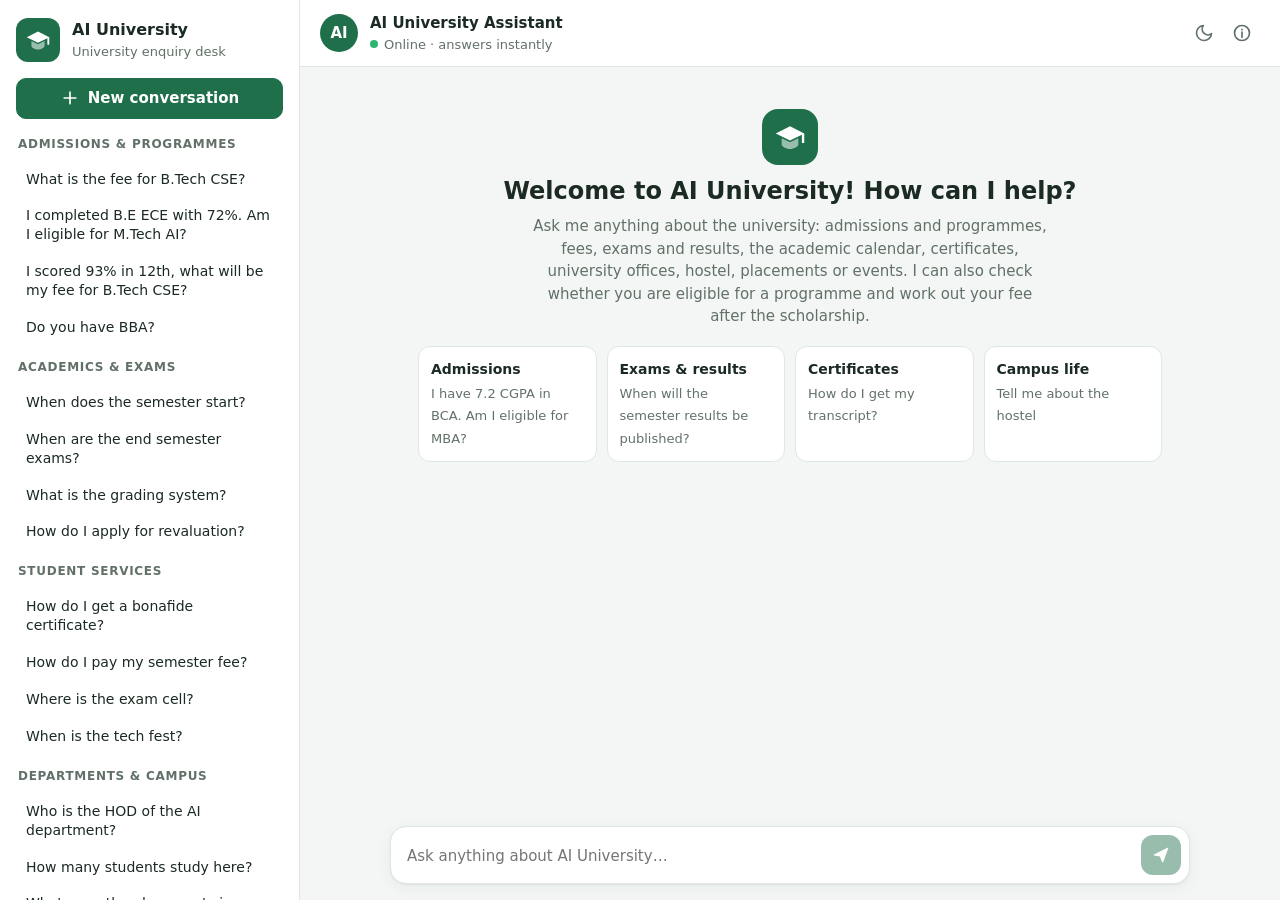
<file: index.html>
<!doctype html>
<html lang="en">
<head>
<meta charset="utf-8">
<meta name="viewport" content="width=device-width, initial-scale=1">
<title>AI University Enquiry</title>
<meta name="description" content="AI University enquiry chatbot built with Knowledge Representation and NLP - M.Tech Fundamentals of AI mini project.">
<link rel="icon" href="data:image/svg+xml,%3Csvg xmlns='http://www.w3.org/2000/svg' viewBox='0 0 64 64'%3E%3Crect width='64' height='64' rx='14' fill='%231f6f4a'/%3E%3Cpath d='M32 14 8 26l24 12 20-10v14h4V26z' fill='%23fff'/%3E%3Cpath d='M18 34v10c0 4 7 8 14 8s14-4 14-8V34l-14 7z' fill='%23cfe8da'/%3E%3C/svg%3E">
<link rel="stylesheet" href="web/css/style.css">
</head>
<body>
<div class="app">

  <!-- ============ left: university + sample questions ============ -->
  <aside class="sidebar" id="sidebar">
    <div class="brand">
      <div class="logo" aria-hidden="true">
        <svg viewBox="0 0 64 64"><path d="M32 14 8 26l24 12 20-10v14h4V26z" fill="currentColor"/><path d="M18 34v10c0 4 7 8 14 8s14-4 14-8V34l-14 7z" fill="currentColor" opacity=".55"/></svg>
      </div>
      <div>
        <div class="brand-name">AI University</div>
        <div class="brand-sub">University enquiry desk</div>
      </div>
    </div>

    <button class="btn btn-primary wide" id="newChat">
      <svg viewBox="0 0 24 24"><path d="M12 5v14M5 12h14"/></svg> New conversation
    </button>

    <nav class="samples" id="samples" aria-label="Sample questions"></nav>

    <div class="demo-box">
      <div class="side-title">Guided demo</div>
      <div class="demo-buttons">
        <button class="btn btn-ghost" data-demo="1">Demo 1 · M.Tech</button>
        <button class="btn btn-ghost" data-demo="2">Demo 2 · MBA &amp; fees</button>
        <button class="btn btn-ghost" data-demo="3">Demo 3 · Exams &amp; services</button>
      </div>
    </div>

    <div class="kb-stats" id="kbStats"></div>
  </aside>

  <!-- ============ centre: the conversation ============ -->
  <main class="chat">
    <header class="chat-head">
      <button class="icon-btn only-mobile" id="openSidebar" aria-label="Show sample questions">
        <svg viewBox="0 0 24 24"><path d="M4 6h16M4 12h16M4 18h16"/></svg>
      </button>
      <div class="bot-avatar" aria-hidden="true">AI</div>
      <div class="chat-title">
        <div class="chat-name">AI University Assistant</div>
        <div class="chat-status"><span class="dot"></span><span id="status">Loading knowledge base…</span></div>
      </div>
      <div class="head-actions">
        <button class="icon-btn" id="themeToggle" aria-label="Switch light / dark theme" title="Light / dark theme">
          <svg viewBox="0 0 24 24"><path d="M21 12.8A9 9 0 1 1 11.2 3a7 7 0 0 0 9.8 9.8z"/></svg>
        </button>
        <button class="icon-btn" id="openAbout" aria-label="About this project" title="About this project">
          <svg viewBox="0 0 24 24"><circle cx="12" cy="12" r="9"/><path d="M12 11v6M12 7.5v.5"/></svg>
        </button>
      </div>
    </header>

    <section class="messages" id="messages" aria-live="polite"></section>

    <div class="suggestions" id="suggestions"></div>

    <form class="composer" id="composer" autocomplete="off">
      <textarea id="input" rows="1" placeholder="Ask anything about AI University…" aria-label="Your question" disabled></textarea>
      <button class="send" id="send" type="submit" aria-label="Send" disabled>
        <svg viewBox="0 0 24 24"><path d="M4 12 20 4l-6 16-3-7z"/></svg>
      </button>
    </form>
  </main>

</div>

<div class="scrim" id="scrim"></div>

<!-- ============ about the project ============ -->
<dialog class="about" id="about">
  <form method="dialog" class="about-close"><button class="icon-btn" aria-label="Close"><svg viewBox="0 0 24 24"><path d="M6 6l12 12M18 6 6 18"/></svg></button></form>
  <p class="eyebrow">M.Tech · Fundamentals of Artificial Intelligence · Mini project (topic 29)</p>
  <h2>AI-Based University Enquiry Chatbot</h2>
  <p>A complete enquiry chatbot for the fictional <b>AI University</b>, built with <b>Knowledge Representation + NLP</b>.
     It answers questions about the whole university: admissions and programmes, fees, the academic calendar, exams and results,
     certificates, university offices, departments, hostel, placements, events and research.
     There is no large language model inside. Every answer comes from a knowledge base or a rule, so it can always be explained.</p>

  <h3>Team</h3>
  <table class="mini">
    <tr><th>Name</th><th>Register No.</th></tr>
    <tr><td>Manikandan Ayyakkannu</td><td>RA2612049015035</td></tr>
    <tr><td>Dinakar B</td><td>RA2612049015032</td></tr>
    <tr><td>Manoj Kumar R</td><td>RA2612049015005</td></tr>
  </table>

  <h3>How it works</h3>
  <ul class="how">
    <li><b>Frames with inheritance</b>: programmes, departments, offices, certificates, the academic calendar, exams and facilities stored as a semantic network (<code>is_a</code> links).</li>
    <li><b>Forward-chaining rules</b>: 26 IF-THEN rules decide eligibility and scholarships, and explain every step.</li>
    <li><b>NLP pipeline</b>: abbreviation normalisation (B.E, M.Tech, plus two, CGPA, sem), spelling correction, synonyms, stemming, entity extraction, intent classification (27 intents).</li>
    <li><b>Dialogue manager</b>: follow-up questions ("How long is it?", "Which office handles it?") and asking for missing details.</li>
    <li><b>Vector store</b>: TF-IDF search over FAQ passages for topics that are not in the frames.</li>
    <li><b>Closed-world assumption</b>: a department that is not in the knowledge base is not offered, and other universities are not covered, so the bot says so instead of guessing.</li>
  </ul>
  <img src="docs/figures/fig_architecture.png" alt="Architecture of the chatbot" class="arch" loading="lazy">

  <h3>Results (share of correct answers)</h3>
  <table class="mini">
    <tr><th>Test set</th><th>This chatbot</th><th>NLP + retrieval</th><th>Keyword FAQ</th></tr>
    <tr><td>Admissions - main (105)</td><td><b>94.3%</b></td><td>32.4%</td><td>26.7%</td></tr>
    <tr><td>Admissions - held-out (25)</td><td><b>80.0%</b></td><td>48.0%</td><td>32.0%</td></tr>
    <tr><td>University services - development (40)</td><td><b>100%</b></td><td>45.0%</td><td>42.5%</td></tr>
    <tr><td>University services - held-out (20)</td><td><b>90.0%</b></td><td>40.0%</td><td>40.0%</td></tr>
  </table>
  <p class="small">The university-services held-out set scored 80.0% when it was first run; it revealed a spelling-correction bug, and after that fix it scores 90.0%.
     The development set was used while building these features, so its 100% is optimistic.</p>
  <p class="small">You can re-run the test sets in your browser on the <a href="tests/engine-test.html" target="_blank" rel="noopener">test page</a>. All university data is made up for this project.</p>
</dialog>

<script type="module" src="web/js/app.js"></script>
</body>
</html>
</file>
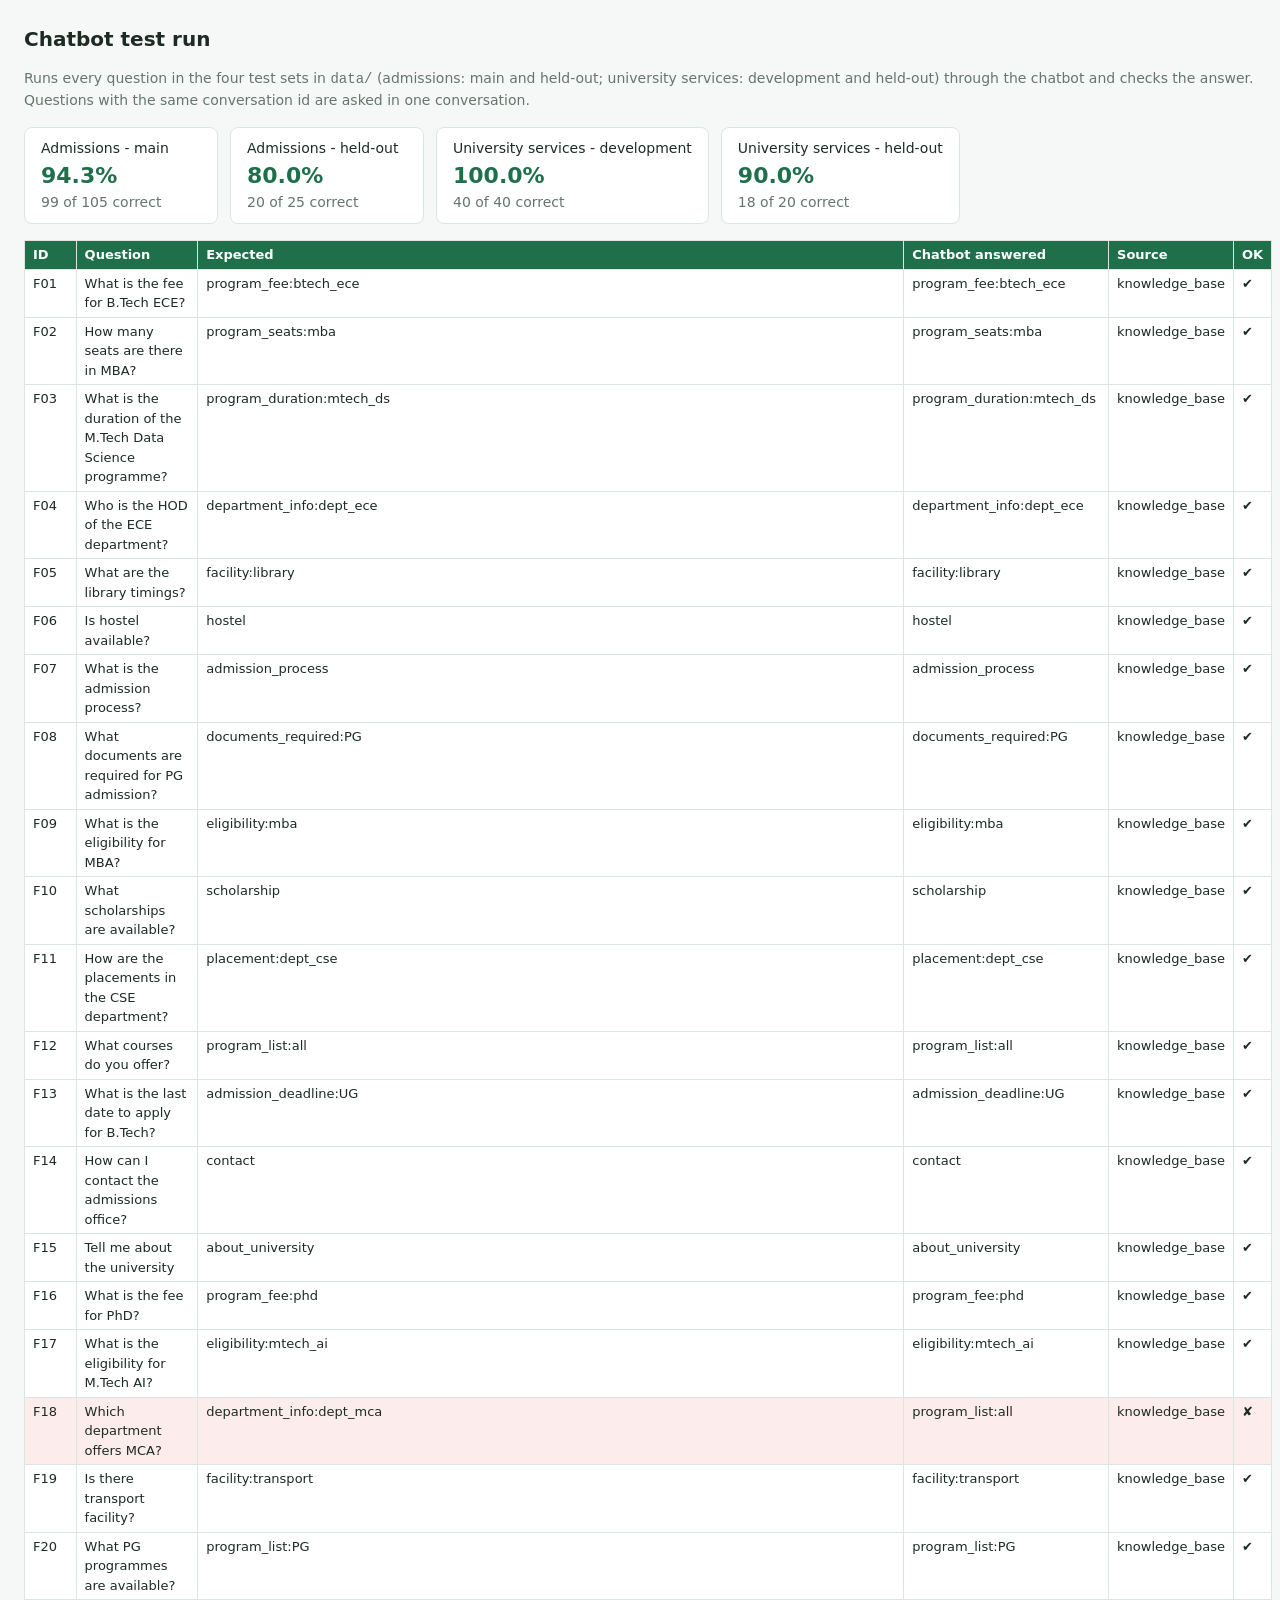
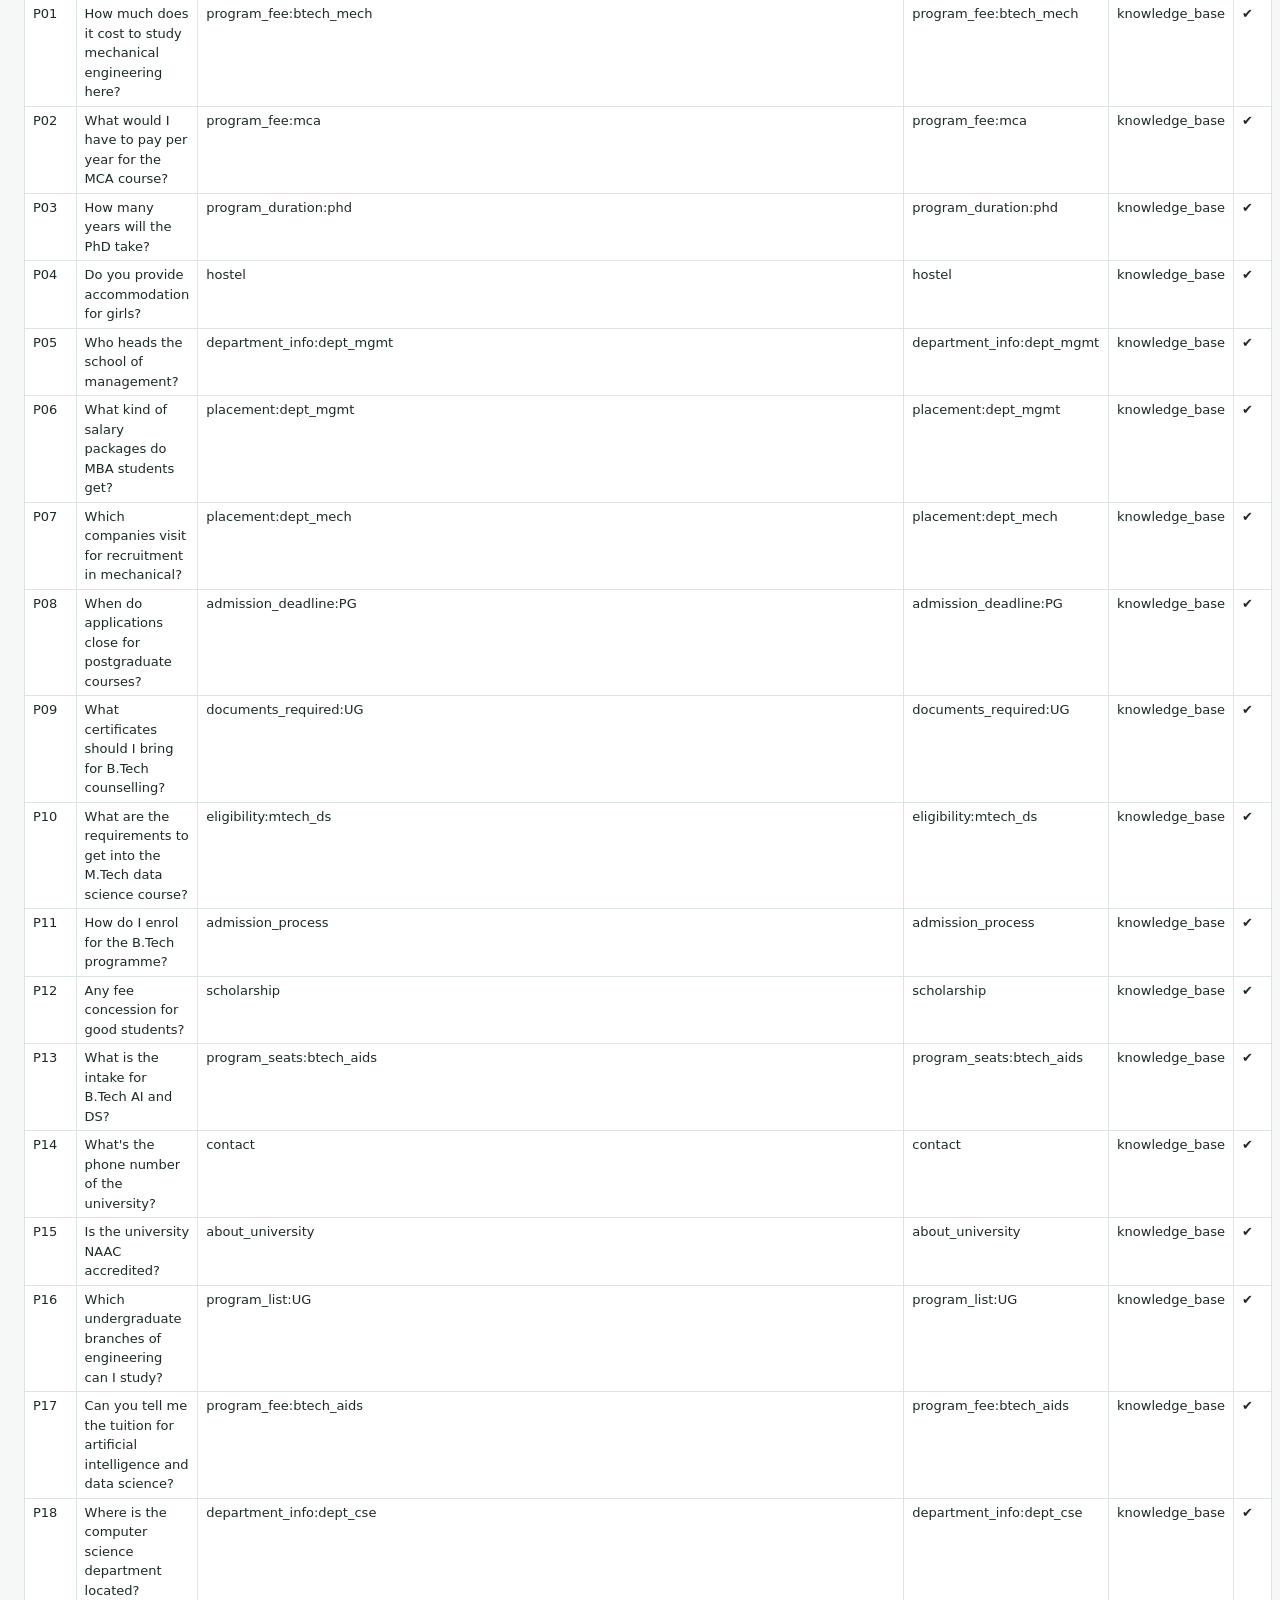
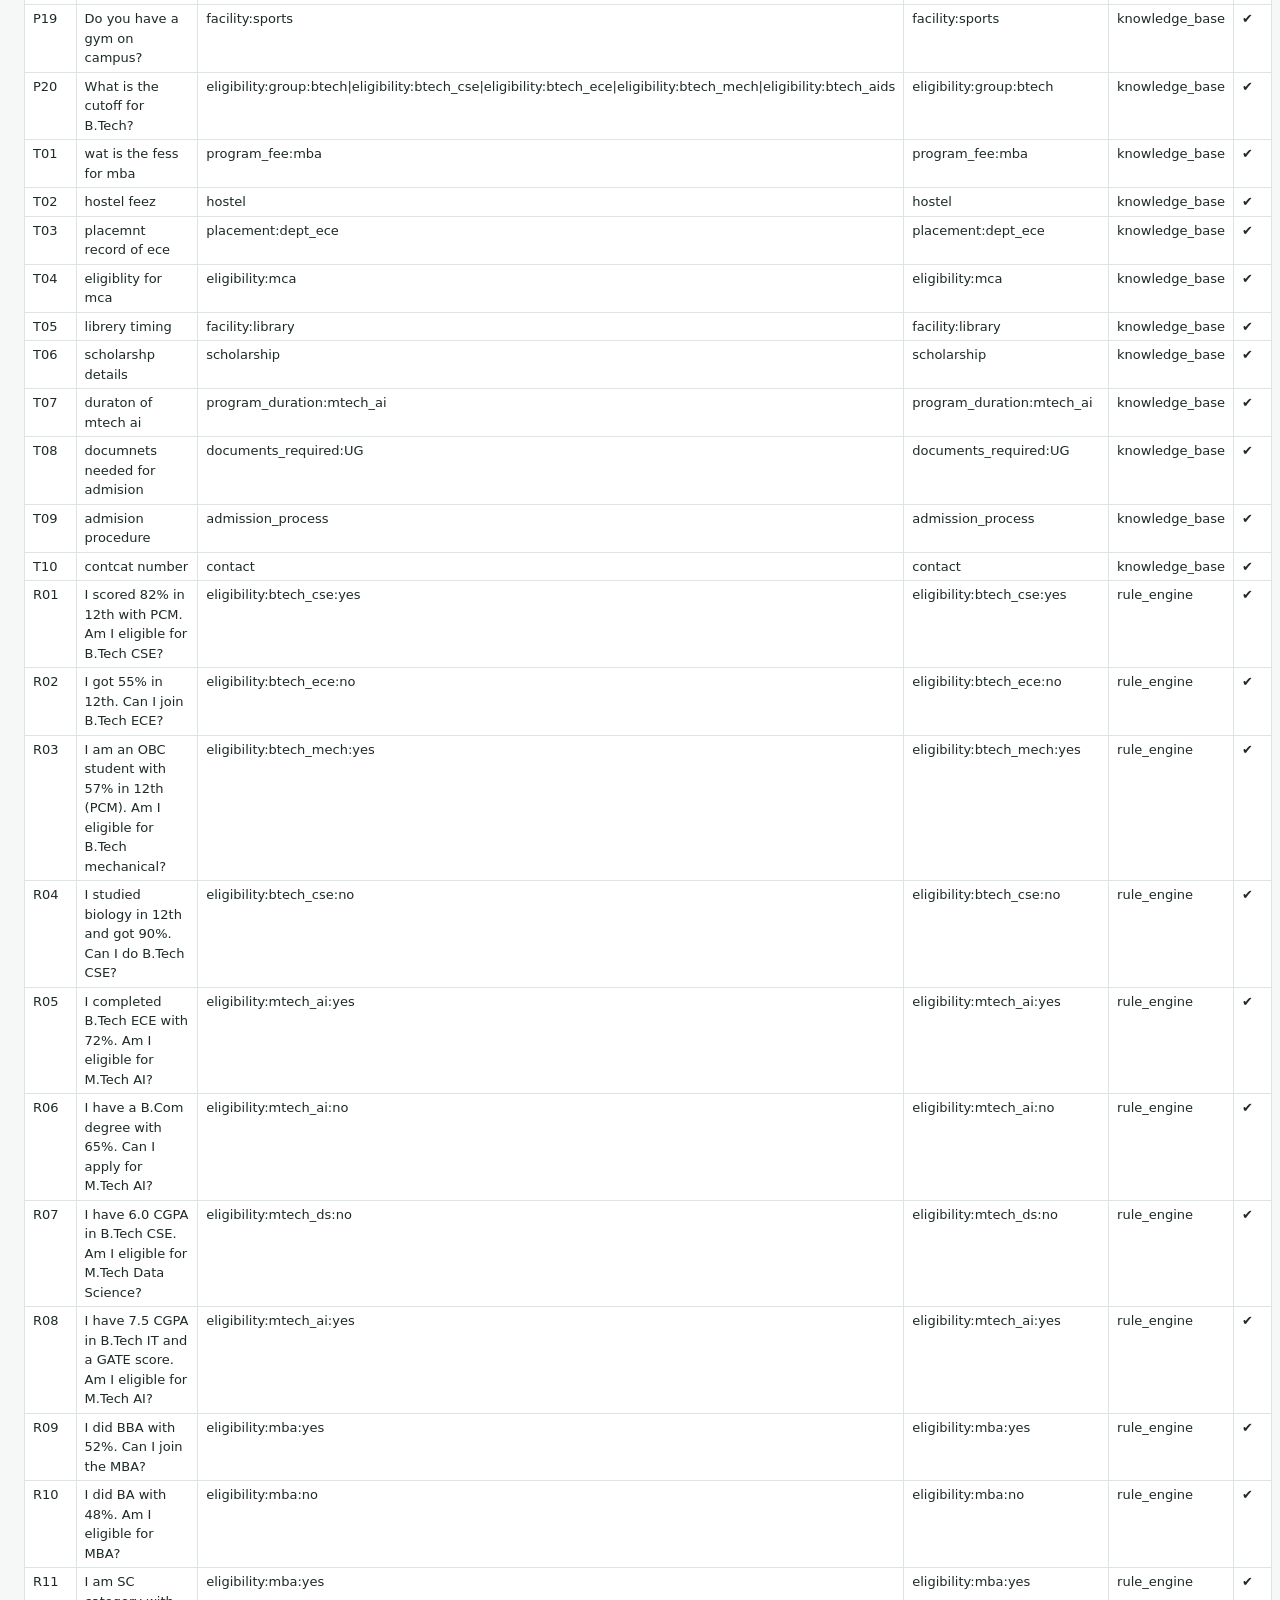
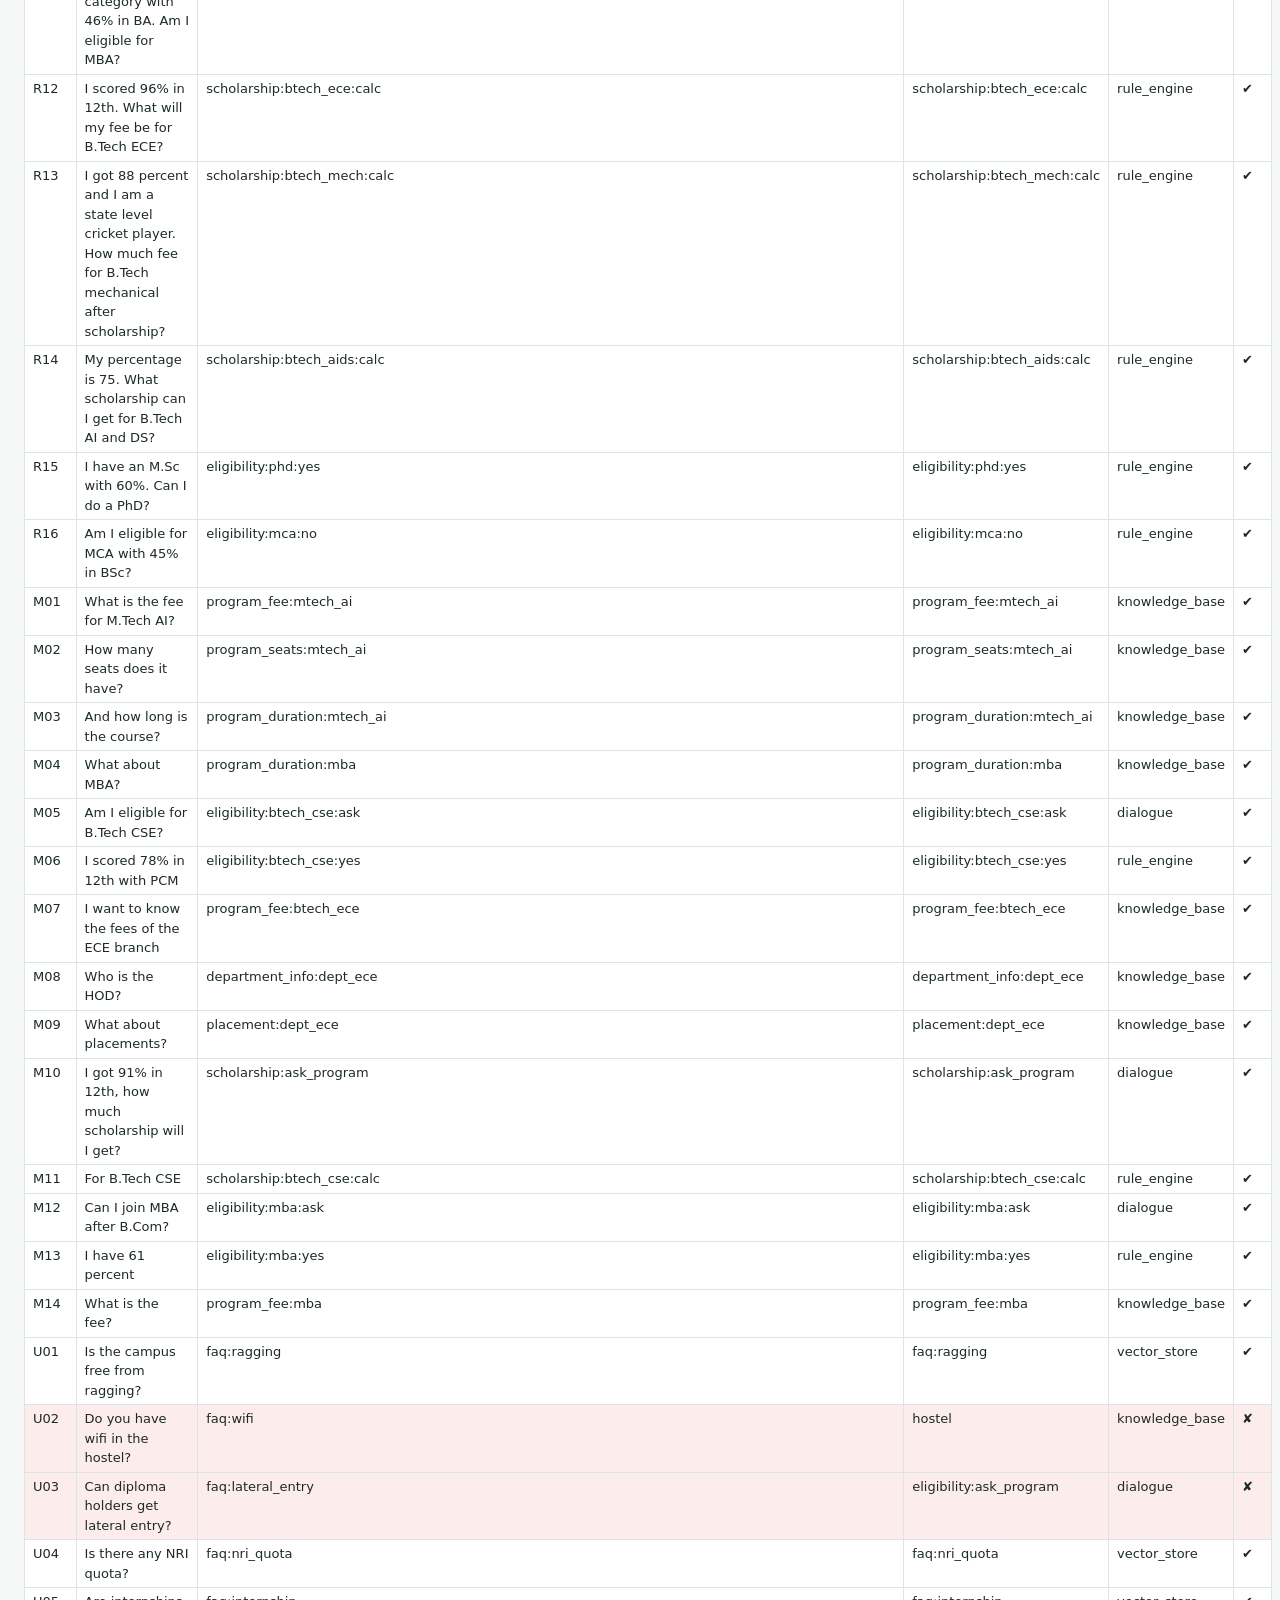
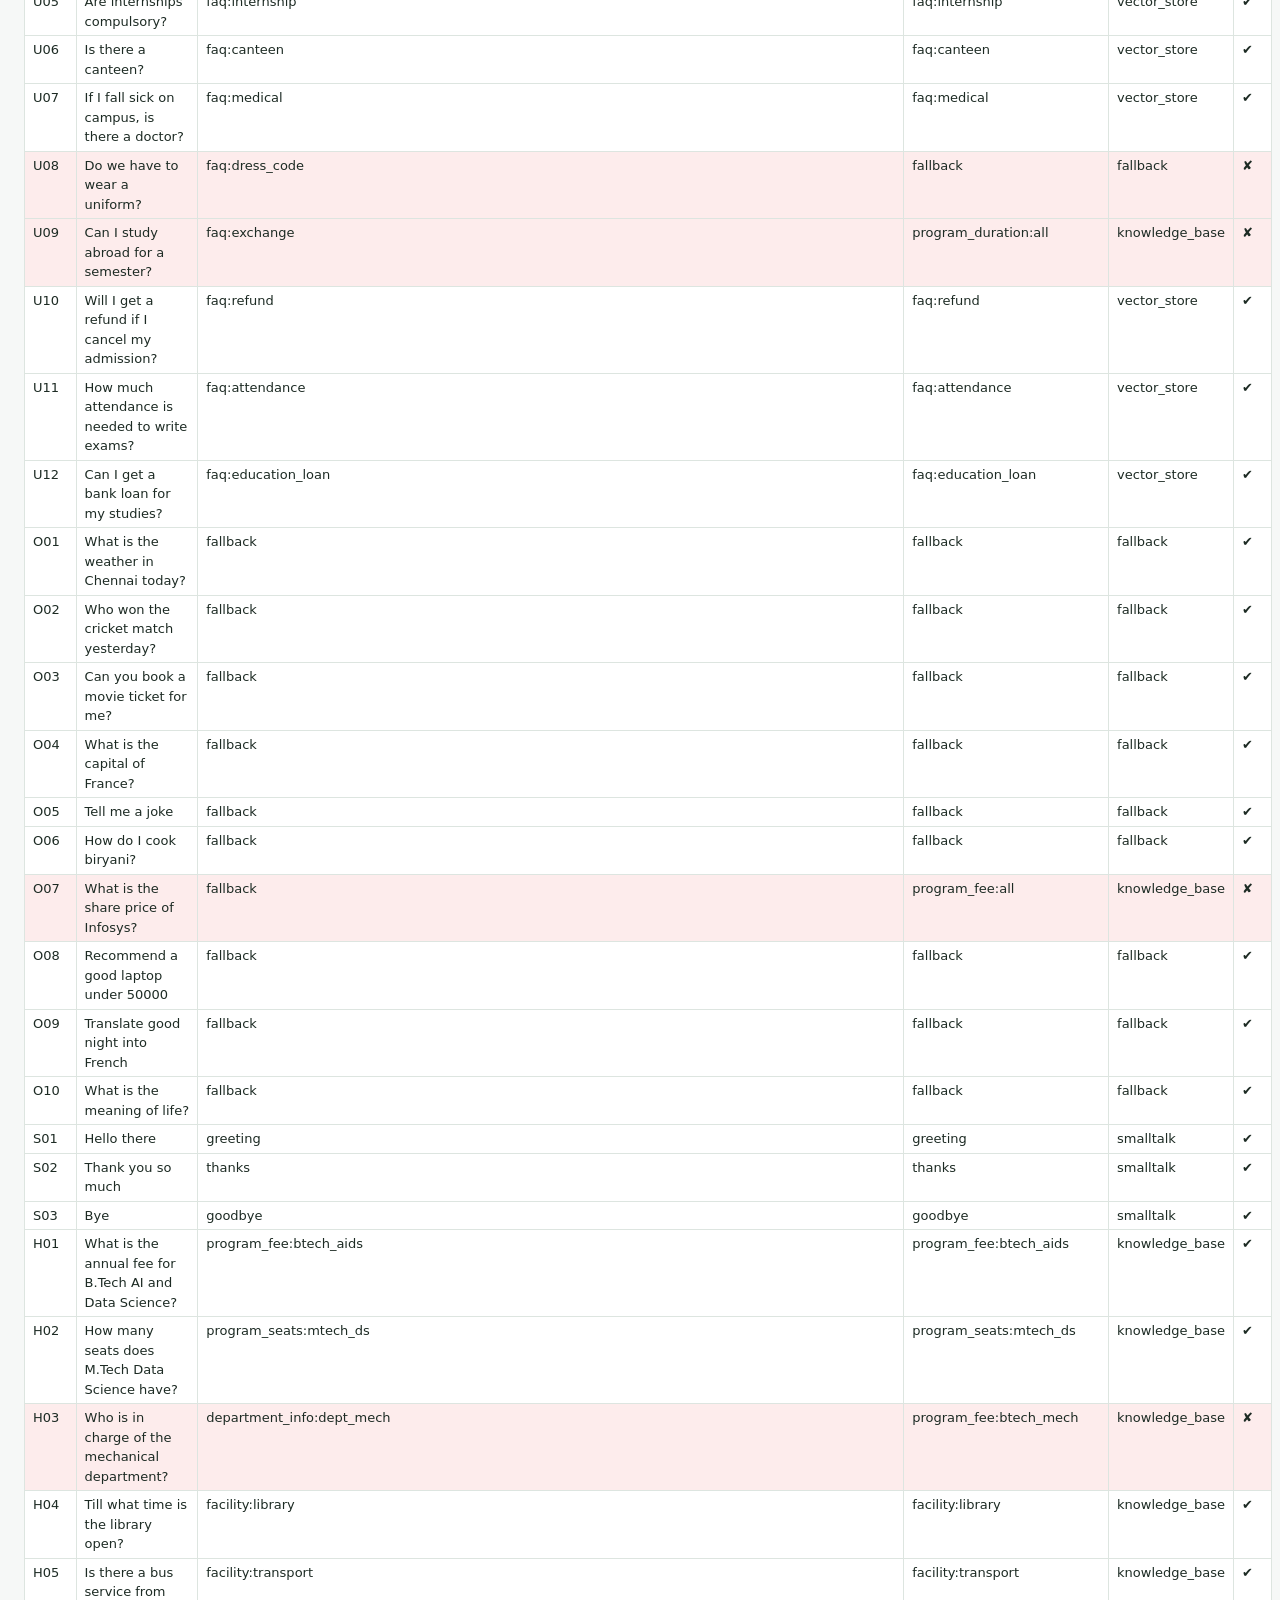
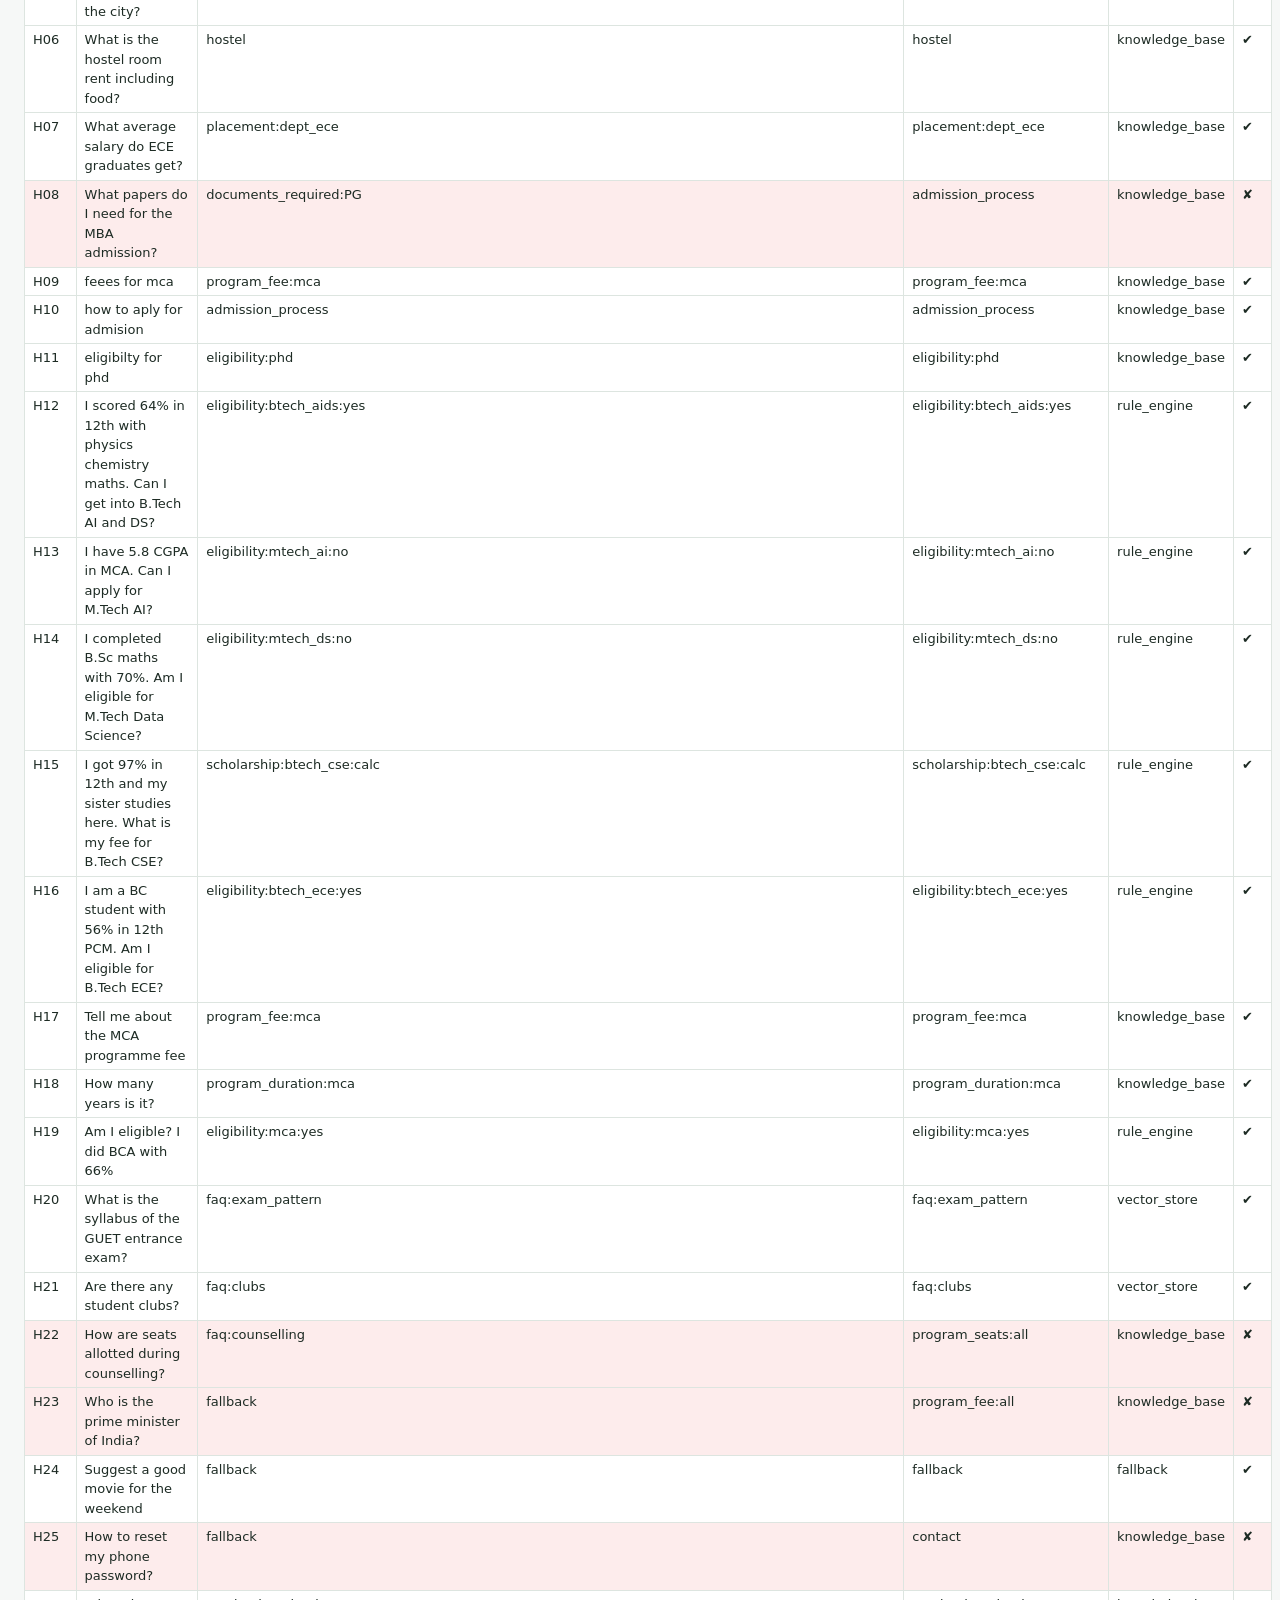
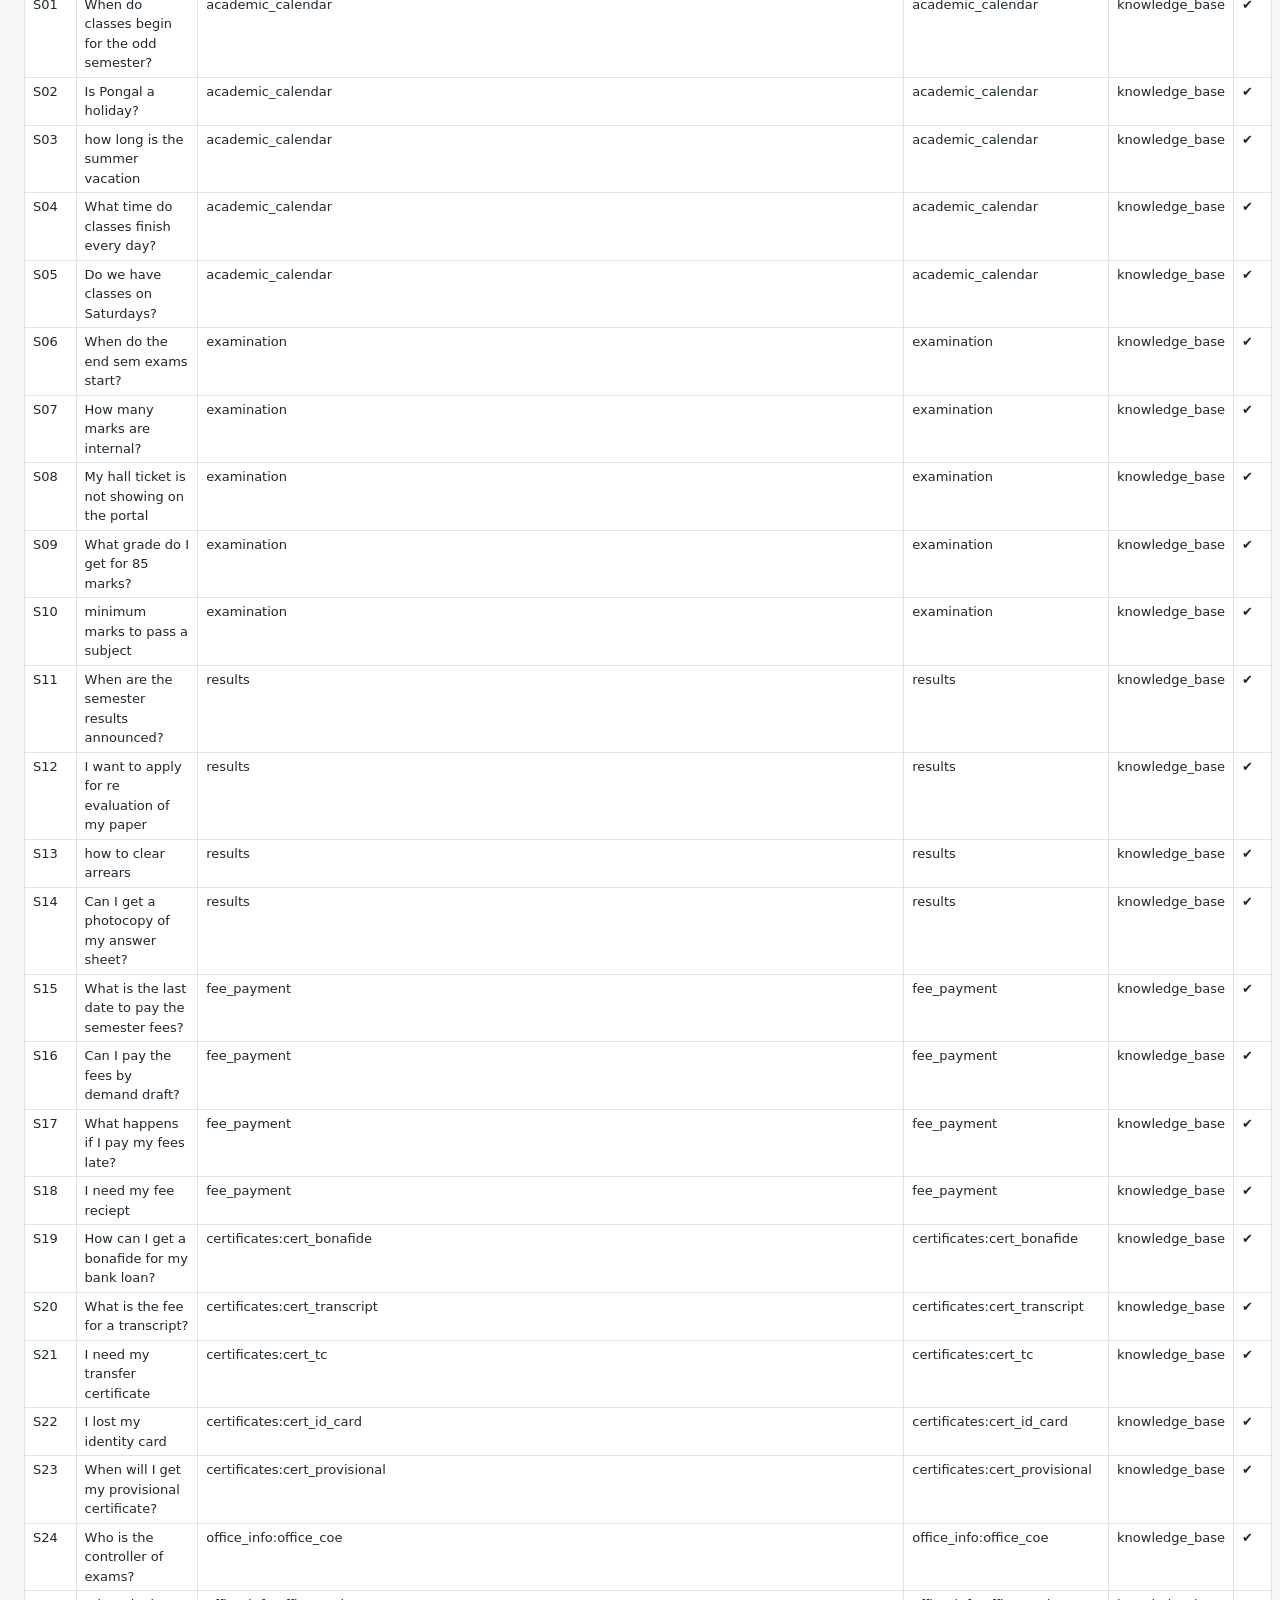
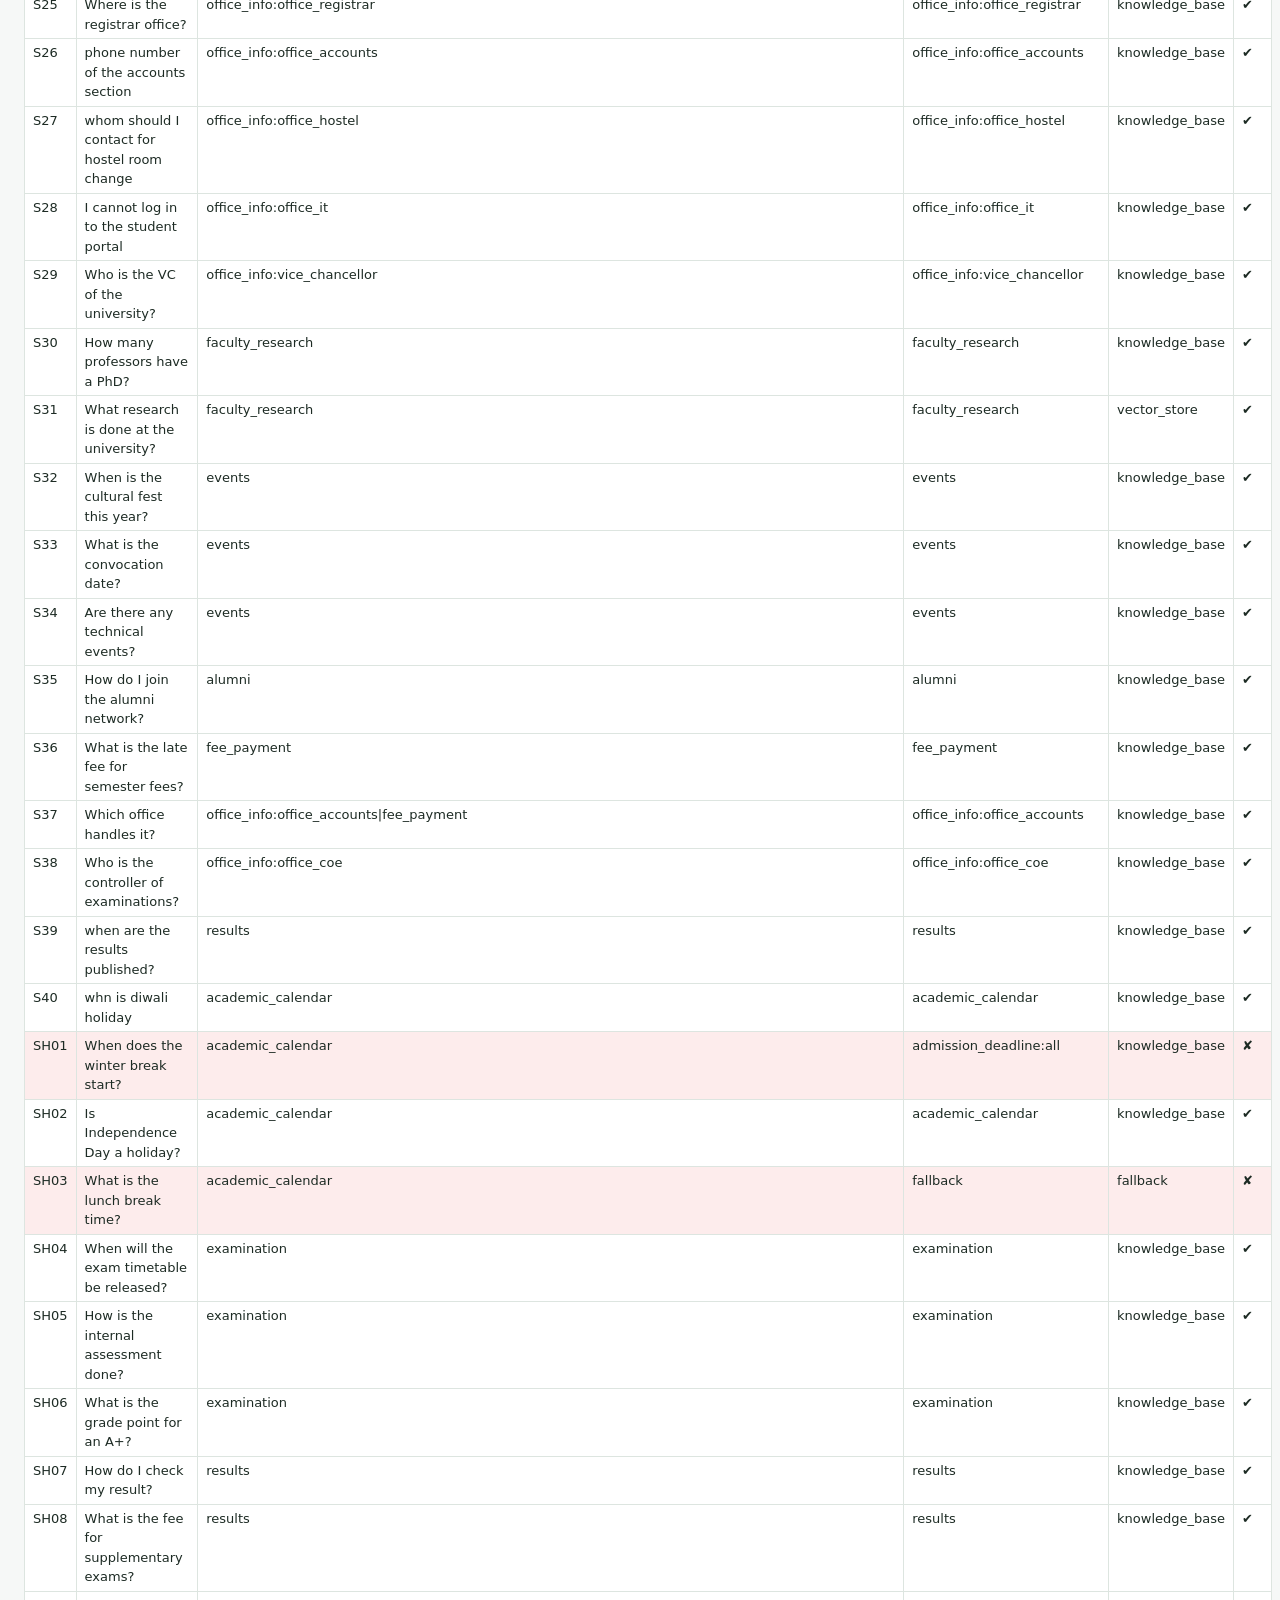
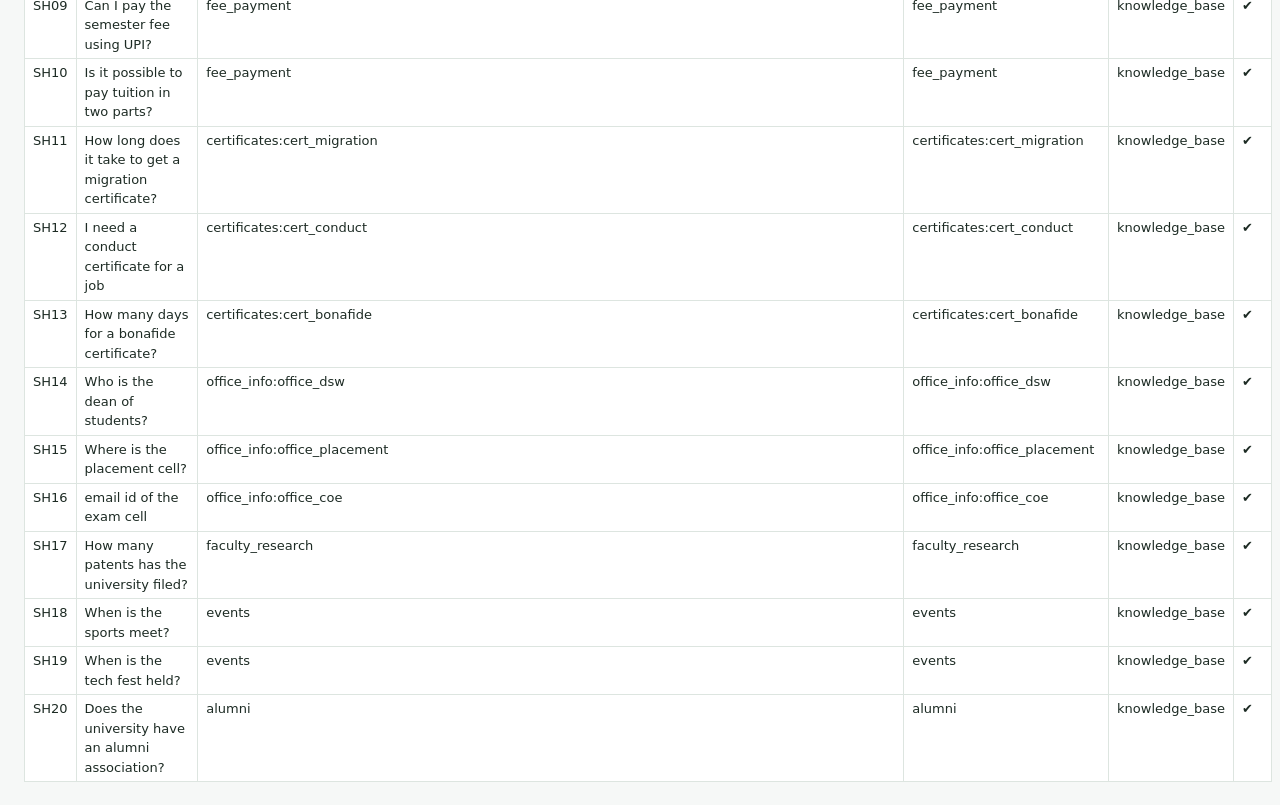
<file: tests/engine-test.html>
<!doctype html>
<html lang="en">
<head>
<meta charset="utf-8">
<meta name="viewport" content="width=device-width, initial-scale=1">
<title>Chatbot Test Run</title>
<style>
  body { font: 14px/1.5 "Segoe UI", system-ui, sans-serif; margin: 24px; color: #1d2b24; background: #f6f8f7; }
  h1 { font-size: 20px; margin: 0 0 4px; }
  .summary { display: flex; gap: 12px; flex-wrap: wrap; margin: 16px 0; }
  .card { background: #fff; border: 1px solid #dde5e0; border-radius: 8px; padding: 10px 16px; min-width: 160px; }
  .card b { display: block; font-size: 22px; color: #1f6f4a; }
  table { border-collapse: collapse; width: 100%; background: #fff; font-size: 13px; }
  th, td { border: 1px solid #dde5e0; padding: 4px 8px; text-align: left; vertical-align: top; }
  th { background: #1f6f4a; color: #fff; position: sticky; top: 0; }
  tr.bad td { background: #fdecec; }
  .muted { color: #66756d; }
</style>
</head>
<body>
<h1>Chatbot test run</h1>
<p class="muted">Runs every question in the four test sets in <code>data/</code> (admissions: main and held-out; university services: development and held-out) through the chatbot and checks the answer.
Questions with the same conversation id are asked in one conversation.</p>
<div id="summary" class="summary">Running…</div>
<table>
  <thead><tr><th>ID</th><th>Question</th><th>Expected</th><th>Chatbot answered</th><th>Source</th><th>OK</th></tr></thead>
  <tbody id="rows"></tbody>
</table>

<script type="module">
import { loadChatbot, newSession } from "../web/js/chatbot.js";

// small CSV reader (handles quoted fields with commas)
function parseCsv(text) {
  const rows = [];
  let row = [], field = "", quoted = false;
  for (let i = 0; i < text.length; i++) {
    const c = text[i];
    if (quoted) {
      if (c === '"' && text[i + 1] === '"') { field += '"'; i++; }
      else if (c === '"') quoted = false;
      else field += c;
    } else if (c === '"') quoted = true;
    else if (c === ",") { row.push(field); field = ""; }
    else if (c === "\n" || c === "\r") {
      if (c === "\r" && text[i + 1] === "\n") i++;
      row.push(field); field = "";
      if (row.some(Boolean)) rows.push(row);
      row = [];
    } else field += c;
  }
  if (field || row.length) { row.push(field); rows.push(row); }
  const [head, ...body] = rows;
  return body.map(r => Object.fromEntries(head.map((h, i) => [h, r[i] ?? ""])));
}

const bot = await loadChatbot("../data/");
const results = [];
for (const file of ["test_queries.csv", "test_queries_holdout.csv", "test_queries_services.csv", "test_queries_services_holdout.csv"]) {
  const tests = parseCsv(await (await fetch("../data/" + file, { cache: "no-cache" })).text());
  const sessions = {};
  for (const t of tests) {
    const session = t.conv_id ? (sessions[t.conv_id] ||= newSession()) : newSession();
    const r = bot.respond(t.query, session);
    const accepted = t.expected_key.split("|");
    results.push({ set: file, id: t.id, query: t.query, expected: t.expected_key, key: r.answerKey,
                   intent: r.intent, source: r.source, conf: r.confidence, text: r.text, ok: accepted.includes(r.answerKey) });
  }
}

const sets = { "test_queries.csv": "Admissions - main", "test_queries_holdout.csv": "Admissions - held-out",
  "test_queries_services.csv": "University services - development", "test_queries_services_holdout.csv": "University services - held-out" };
const summary = document.getElementById("summary");
summary.innerHTML = "";
for (const [file, label] of Object.entries(sets)) {
  const rs = results.filter(r => r.set === file);
  const ok = rs.filter(r => r.ok).length;
  summary.insertAdjacentHTML("beforeend",
    `<div class="card">${label}<b>${(100 * ok / rs.length).toFixed(1)}%</b><span class="muted">${ok} of ${rs.length} correct</span></div>`);
}
const esc = s => String(s).replace(/[&<>]/g, c => ({ "&": "&amp;", "<": "&lt;", ">": "&gt;" })[c]);
document.getElementById("rows").innerHTML = results.map(r =>
  `<tr class="${r.ok ? "" : "bad"}"><td>${r.id}</td><td>${esc(r.query)}</td><td>${esc(r.expected)}</td>` +
  `<td>${esc(r.key)}</td><td>${r.source}</td><td>${r.ok ? "✔" : "✘"}</td></tr>`).join("");

document.body.dataset.done = "1";
</script>
</body>
</html>
</file>
<file: web/css/style.css>
/* Greenfield University enquiry chatbot - page styles
   Colours are defined once here and swapped for the dark theme below. */

:root {
  --brand: #1f6f4a;
  --brand-dark: #17573a;
  --brand-soft: #e3f1ea;
  --bg: #f3f6f4;
  --panel: #ffffff;
  --panel-2: #f8faf9;
  --line: #dfe7e2;
  --text: #1b2a22;
  --muted: #627168;
  --user-bubble: #1f6f4a;
  --user-text: #ffffff;
  --bot-bubble: #ffffff;
  --shadow: 0 1px 2px rgba(20, 40, 30, .06), 0 4px 16px rgba(20, 40, 30, .05);

  --src-knowledge_base: #2f6fca;
  --src-rule_engine: #b2620f;
  --src-vector_store: #0f8a86;
  --src-dialogue: #6a4fc4;
  --src-smalltalk: #5f6b65;
  --src-fallback: #c0392b;

  --radius: 14px;
  --font: "Segoe UI", system-ui, -apple-system, Roboto, "Helvetica Neue", Arial, sans-serif;
  --mono: Consolas, "Cascadia Mono", Menlo, monospace;
}

@media (prefers-color-scheme: dark) {
  :root:not([data-theme="light"]) {
    --brand: #3fae7a; --brand-dark: #2f9466; --brand-soft: #1c3529;
    --bg: #0f1613; --panel: #16201b; --panel-2: #1b2721; --line: #2a3a32;
    --text: #e3ece7; --muted: #94a69c; --user-bubble: #2f9466; --bot-bubble: #1d2a23;
    --shadow: 0 1px 2px rgba(0, 0, 0, .3);
    --src-knowledge_base: #6ea3f0; --src-rule_engine: #e59b4b; --src-vector_store: #45c2bd;
    --src-dialogue: #a18cf0; --src-smalltalk: #9aa69f; --src-fallback: #ef7a6d;
  }
}
:root[data-theme="dark"] {
  --brand: #3fae7a; --brand-dark: #2f9466; --brand-soft: #1c3529;
  --bg: #0f1613; --panel: #16201b; --panel-2: #1b2721; --line: #2a3a32;
  --text: #e3ece7; --muted: #94a69c; --user-bubble: #2f9466; --bot-bubble: #1d2a23;
  --shadow: 0 1px 2px rgba(0, 0, 0, .3);
  --src-knowledge_base: #6ea3f0; --src-rule_engine: #e59b4b; --src-vector_store: #45c2bd;
  --src-dialogue: #a18cf0; --src-smalltalk: #9aa69f; --src-fallback: #ef7a6d;
}

* { box-sizing: border-box; }
html, body { height: 100%; margin: 0; }
body { font: 15px/1.5 var(--font); background: var(--bg); color: var(--text); }
button, textarea { font: inherit; color: inherit; }
svg { width: 20px; height: 20px; fill: none; stroke: currentColor; stroke-width: 2; stroke-linecap: round; stroke-linejoin: round; }
a { color: var(--brand); }
code { font-family: var(--mono); font-size: .9em; }

/* ------------------------------------------------------------ layout */
.app {
  display: grid;
  grid-template-columns: 300px minmax(0, 1fr);
  height: 100vh;
  height: 100dvh;
}

/* ------------------------------------------------------------ buttons */
.btn {
  display: inline-flex; align-items: center; gap: 8px; justify-content: center;
  border: 1px solid var(--line); background: var(--panel); border-radius: 10px;
  padding: 8px 12px; cursor: pointer; transition: background .15s, border-color .15s;
}
.btn:hover { border-color: var(--brand); }
.btn-primary { background: var(--brand); border-color: var(--brand); color: #fff; font-weight: 600; }
.btn-primary:hover { background: var(--brand-dark); }
.btn-ghost { background: transparent; font-size: 13px; }
.wide { width: 100%; }
.icon-btn {
  display: inline-grid; place-items: center; width: 36px; height: 36px; border-radius: 10px;
  border: 0; background: transparent; cursor: pointer; color: var(--muted);
}
.icon-btn:hover { background: var(--panel-2); color: var(--text); }
button:focus-visible, textarea:focus-visible { outline: 2px solid var(--brand); outline-offset: 2px; }

/* ------------------------------------------------------------ sidebar */
.sidebar {
  background: var(--panel); border-right: 1px solid var(--line);
  display: flex; flex-direction: column; gap: 16px; padding: 18px 16px; overflow-y: auto;
}
.brand { display: flex; align-items: center; gap: 12px; }
.logo {
  width: 44px; height: 44px; border-radius: 12px; background: var(--brand); color: #fff;
  display: grid; place-items: center; flex-shrink: 0;
}
.logo svg { width: 30px; height: 30px; stroke: none; }
.brand-name { font-weight: 700; font-size: 16px; }
.brand-sub { color: var(--muted); font-size: 13px; }
.side-title { font-size: 12px; font-weight: 600; text-transform: uppercase; letter-spacing: .06em; color: var(--muted); margin: 0 0 6px 2px; }
.samples { display: flex; flex-direction: column; gap: 14px; }
.sample-group { display: flex; flex-direction: column; gap: 4px; }
.sample {
  text-align: left; border: 0; background: transparent; padding: 7px 10px; border-radius: 8px;
  cursor: pointer; font-size: 14px; color: var(--text); line-height: 1.35;
}
.sample:hover { background: var(--brand-soft); }
.demo-buttons { display: flex; flex-direction: column; gap: 6px; }
.demo-buttons .btn { justify-content: flex-start; }
.kb-stats { margin-top: auto; font-size: 12px; color: var(--muted); border-top: 1px solid var(--line); padding-top: 12px; line-height: 1.7; }
.kb-stats b { color: var(--text); font-weight: 600; }

/* ------------------------------------------------------------ chat */
.chat { display: flex; flex-direction: column; min-width: 0; min-height: 0; }
.chat-head {
  display: flex; align-items: center; gap: 12px; padding: 12px 20px;
  background: var(--panel); border-bottom: 1px solid var(--line);
}
.bot-avatar {
  width: 38px; height: 38px; border-radius: 50%; background: var(--brand); color: #fff;
  display: grid; place-items: center; font-weight: 700; flex-shrink: 0;
}
.chat-title { flex: 1; min-width: 0; }
.chat-name { font-weight: 700; }
.chat-status { font-size: 13px; color: var(--muted); display: flex; align-items: center; gap: 6px; white-space: nowrap; }
.chat-status span:last-child { overflow: hidden; text-overflow: ellipsis; }
.dot { width: 8px; height: 8px; border-radius: 50%; background: #c9a227; }
.ready .dot { background: #2bb673; }
.head-actions { display: flex; gap: 2px; }

.messages { flex: 1; overflow-y: auto; padding: 24px 20px 8px; display: flex; flex-direction: column; gap: 14px; scroll-behavior: smooth; }
.msg { display: flex; gap: 10px; max-width: 760px; width: 100%; margin: 0 auto; animation: rise .2s ease-out; }
.msg.user { justify-content: flex-end; }
.msg .bot-avatar { width: 30px; height: 30px; font-size: 13px; margin-top: 2px; }
.bubble {
  padding: 10px 14px; border-radius: var(--radius); max-width: 82%;
  box-shadow: var(--shadow); overflow-wrap: anywhere;
}
.bot .bubble { background: var(--bot-bubble); border: 1px solid var(--line); border-top-left-radius: 4px; }
.user .bubble { background: var(--user-bubble); color: var(--user-text); border-top-right-radius: 4px; }
.bubble p { margin: 0 0 6px; }
.bubble p:last-child { margin-bottom: 0; }
.bubble ul, .bubble ol { margin: 4px 0 6px; padding-left: 20px; }
.bubble li { margin: 2px 0; }
.bubble strong { font-weight: 650; }

.answer-meta { display: flex; align-items: center; gap: 8px; margin-top: 8px; flex-wrap: wrap; }
.tag {
  display: inline-flex; align-items: center; gap: 6px; font-size: 12px; font-weight: 600;
  padding: 2px 9px; border-radius: 999px; border: 1px solid currentColor; background: transparent; cursor: pointer;
}
.tag::before { content: ""; width: 6px; height: 6px; border-radius: 50%; background: currentColor; }
.tag[data-src="knowledge_base"] { color: var(--src-knowledge_base); }
.tag[data-src="rule_engine"] { color: var(--src-rule_engine); }
.tag[data-src="vector_store"] { color: var(--src-vector_store); }
.tag[data-src="dialogue"] { color: var(--src-dialogue); }
.tag[data-src="smalltalk"] { color: var(--src-smalltalk); }
.tag[data-src="fallback"] { color: var(--src-fallback); }
.time { font-size: 12px; color: var(--muted); }

.typing .bubble { display: flex; gap: 4px; padding: 14px 16px; }
.typing span { width: 7px; height: 7px; border-radius: 50%; background: var(--muted); animation: blink 1.2s infinite; }
.typing span:nth-child(2) { animation-delay: .2s; }
.typing span:nth-child(3) { animation-delay: .4s; }

.welcome { max-width: 760px; width: 100%; margin: 0 auto 4px; text-align: center; padding: 18px 8px 4px; }
.welcome h1 { font-size: 24px; margin: 8px 0 6px; }
.welcome p { color: var(--muted); margin: 0 auto; max-width: 520px; }
.welcome .logo { margin: 0 auto; width: 56px; height: 56px; border-radius: 16px; }
.welcome .logo svg { width: 38px; height: 38px; }
.topics { display: grid; grid-template-columns: repeat(auto-fit, minmax(160px, 1fr)); gap: 10px; margin-top: 18px; text-align: left; }
.topic {
  background: var(--panel); border: 1px solid var(--line); border-radius: 12px; padding: 12px;
  cursor: pointer; transition: border-color .15s, transform .15s;
}
.topic:hover { border-color: var(--brand); transform: translateY(-1px); }
.topic b { display: block; font-size: 14px; margin-bottom: 2px; }
.topic span { font-size: 13px; color: var(--muted); }

.suggestions { display: flex; gap: 8px; padding: 4px 20px 8px; overflow-x: auto; max-width: 800px; width: 100%; margin: 0 auto; scrollbar-width: none; }
.suggestions:empty { display: none; }
.chip {
  flex-shrink: 0; border: 1px solid var(--line); background: var(--panel); border-radius: 999px;
  padding: 5px 12px; font-size: 13px; cursor: pointer; white-space: nowrap;
}
.chip:hover { border-color: var(--brand); color: var(--brand); }

.composer {
  display: flex; align-items: flex-end; gap: 8px; max-width: 800px; width: calc(100% - 32px);
  margin: 0 auto 16px; background: var(--panel); border: 1px solid var(--line); border-radius: 16px;
  padding: 8px 8px 8px 16px; box-shadow: var(--shadow);
}
.composer:focus-within { border-color: var(--brand); }
.composer textarea {
  flex: 1; border: 0; outline: 0; resize: none; background: transparent; padding: 7px 0;
  max-height: 140px; line-height: 1.45;
}
.send {
  width: 40px; height: 40px; border-radius: 12px; border: 0; background: var(--brand); color: #fff;
  display: grid; place-items: center; cursor: pointer; flex-shrink: 0;
}
.send:disabled { opacity: .45; cursor: default; }
.send svg { fill: currentColor; stroke-width: 1.5; }

/* ------------------------------------------------------------ about dialog */
.about {
  width: min(720px, calc(100% - 32px)); max-height: calc(100% - 48px); border: 1px solid var(--line);
  border-radius: 18px; padding: 24px 28px; background: var(--panel); color: var(--text); position: relative;
}
.about::backdrop { background: rgba(10, 20, 15, .45); }
.about-close { position: absolute; top: 12px; right: 12px; margin: 0; }
.about h2 { margin: 4px 0 8px; font-size: 22px; }
.about h3 { font-size: 15px; margin: 18px 0 8px; }
.eyebrow { color: var(--brand); font-size: 12px; font-weight: 600; margin: 0; text-transform: uppercase; letter-spacing: .05em; }
.mini { border-collapse: collapse; width: 100%; font-size: 14px; }
.mini th, .mini td { border: 1px solid var(--line); padding: 6px 10px; text-align: left; }
.mini th { background: var(--panel-2); }
.mini tr.hl td { font-weight: 700; color: var(--brand); }
.how { padding-left: 20px; margin: 0; }
.how li { margin: 4px 0; }
.arch { width: 100%; border-radius: 10px; border: 1px solid var(--line); margin-top: 12px; background: #fff; }
.small { font-size: 13px; color: var(--muted); }

.scrim { display: none; }
.only-mobile { display: none; }

/* loading / error screen inside the message list */
.notice { max-width: 560px; margin: 40px auto; text-align: center; color: var(--muted); }
.notice.error { color: var(--src-fallback); background: var(--panel); border: 1px solid var(--line); border-radius: 12px; padding: 18px; }

@keyframes rise { from { opacity: 0; transform: translateY(6px); } to { opacity: 1; transform: none; } }
@keyframes blink { 0%, 80%, 100% { opacity: .25; } 40% { opacity: 1; } }

/* ------------------------------------------------------------ smaller screens */
@media (max-width: 1000px) {
  .app { grid-template-columns: 260px minmax(0, 1fr); }
}
@media (max-width: 760px) {
  .app { grid-template-columns: minmax(0, 1fr); }
  .only-mobile { display: inline-grid; }
  .sidebar {
    position: fixed; top: 0; left: 0; bottom: 0; width: min(300px, 86vw); z-index: 30;
    transform: translateX(-100%); transition: transform .25s ease; box-shadow: 8px 0 24px rgba(0, 0, 0, .12);
  }
  .sidebar.open { transform: none; }
  .chat-head { padding: 10px 12px; gap: 8px; }
  .messages { padding: 16px 16px 8px; }
  .bubble { max-width: 88%; }
  .msg .bot-avatar { display: none; }
  .suggestions { padding: 4px 16px 8px; }
  .composer { width: calc(100% - 24px); margin-bottom: 12px; }
  .welcome h1 { font-size: 20px; }
  .about { padding: 20px 18px; }
}
@media (max-width: 760px) {
  .scrim.show { display: block; position: fixed; inset: 0; background: rgba(10, 20, 15, .35); z-index: 20; }
}

@media (prefers-reduced-motion: reduce) {
  * { animation: none !important; transition: none !important; scroll-behavior: auto !important; }
}
</file>
